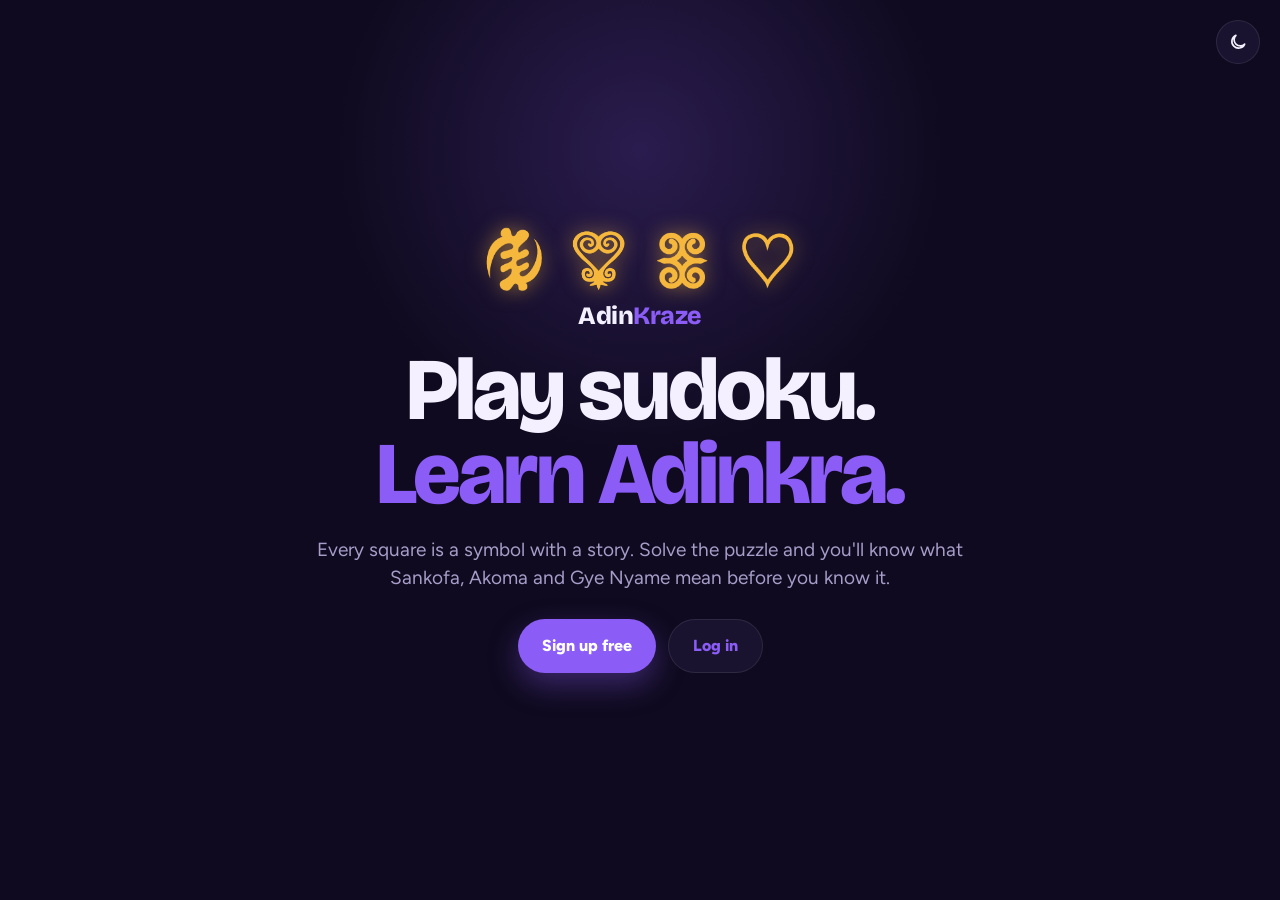
<file: index.html>
<!DOCTYPE html>
<html lang="en">
<!-- Landing page: introduces the game and links to sign up or log in.
     If the player is already logged in, it sends them straight to the home page. -->
<head>
    <meta charset="UTF-8">
    <meta name="viewport" content="width=device-width, initial-scale=1">
    <title>AdinKraze</title>
    <link rel="preconnect" href="https://fonts.googleapis.com">
    <link
        href="https://fonts.googleapis.com/css2?family=Bricolage+Grotesque:opsz,wght@12..96,600;12..96,800&family=Figtree:wght@400;500;700;800&display=swap"
        rel="stylesheet">
    <link rel="stylesheet" href="css/style.css">
    <script src="js/app.js"></script>
</head>

<body>
    <div class="center-page">
        <div class="halo" style="left: 50%; margin-left: -350px"></div>

        <button class="icon-btn press" onclick="toggleTheme()" aria-label="Switch light or dark mode">
            <svg width="20" height="20" viewBox="0 0 24 24" fill="none" stroke="currentColor" stroke-width="2"
                stroke-linecap="round" stroke-linejoin="round">
                <path d="M20 14.5A8 8 0 1 1 9.5 4a6.5 6.5 0 0 0 10.5 10.5z" />
            </svg>
        </button>

        <div class="hero">
            <div class="hero-symbols" id="heroSymbols"></div>
            <div class="logo" style="padding: 0">Adin<span>Kraze</span></div>
            <h1>Play sudoku.<br><span>Learn Adinkra.</span></h1>
            <p>Every square is a symbol with a story. Solve the puzzle and you'll know what Sankofa, Akoma and Gye Nyame
                mean before you know it.</p>
            <div class="hero-buttons">
                <a class="btn btn-primary press" href="register.html">Sign up free</a>
                <a class="btn btn-outline press" href="login.html">Log in</a>
            </div>
        </div>
    </div>

    <script>
        // if already logged in, go straight to the app
        if (getCurrentUser() != null) {
            window.location.href = "dashboard.html";
        }

        let html = "";
        for (let i = 0; i < 4; i++) {
            html += symbolHtml(symbols[i]);
        }
        document.getElementById("heroSymbols").innerHTML = html;
    </script>
</body>

</html>
</file>
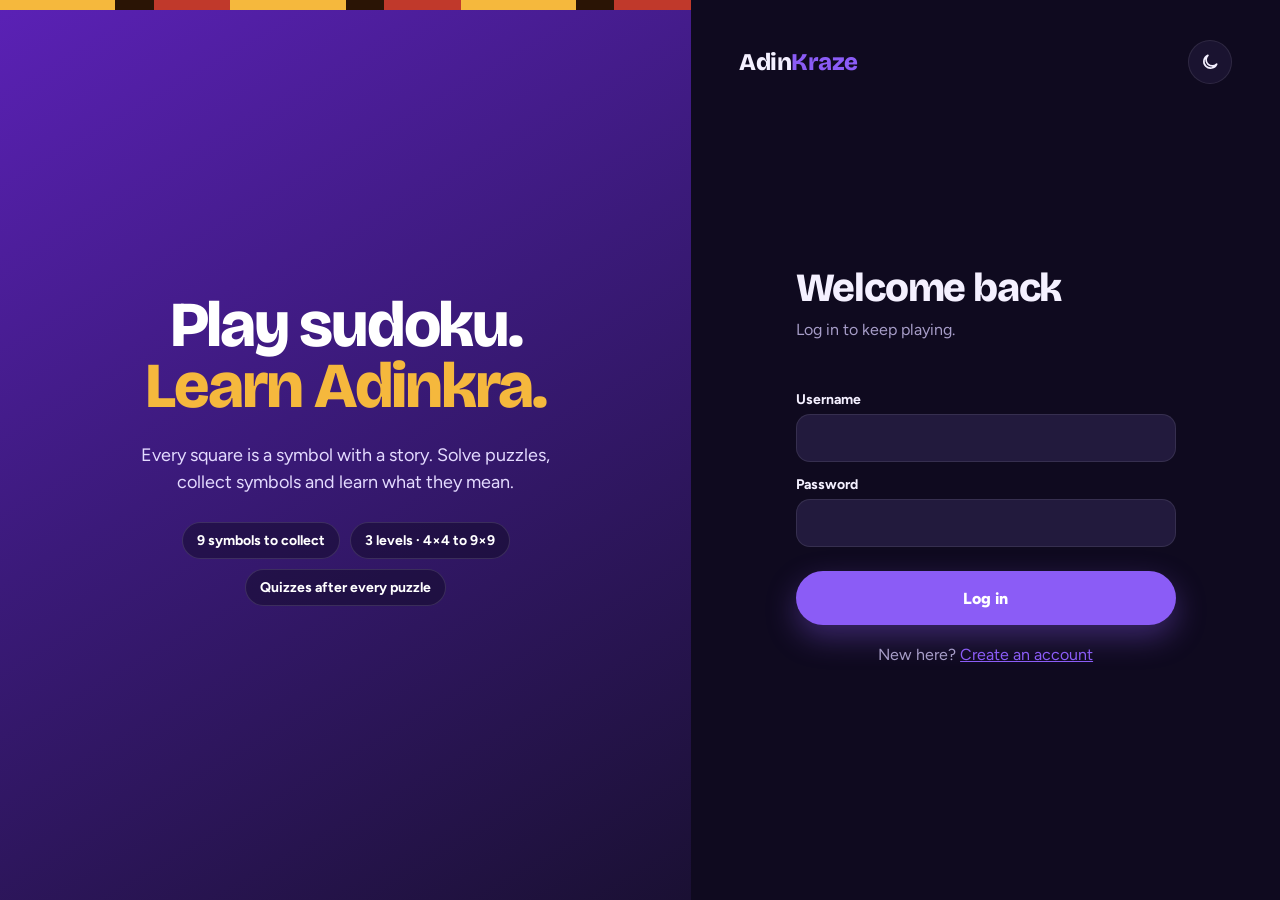
<file: dashboard.html>
<!DOCTYPE html>
<html lang="en">
    <!-- Home page: greets the player and shows their progress
     (symbol of the day, next unlock, symbols collected, best score, quiz average and streak). -->
<head>
    <meta charset="UTF-8">
    <meta name="viewport" content="width=device-width, initial-scale=1">
    <title>Home - AdinKraze</title>
    <link rel="preconnect" href="https://fonts.googleapis.com">
    <link href="https://fonts.googleapis.com/css2?family=Bricolage+Grotesque:opsz,wght@12..96,600;12..96,800&family=Figtree:wght@400;500;700;800&display=swap" rel="stylesheet">
    <link rel="stylesheet" href="css/style.css">
    <script src="js/app.js"></script>
</head>
<body>
    <div class="app">
        <nav class="sidebar" id="sidebar"></nav>

        <main class="main">
            <div class="halo"></div>

            <div class="topbar">
                <div>
                    <div class="muted" style="font-weight: 700">Akwaaba!</div>
                    <h1 id="welcome"></h1>
                </div>
                <div class="topbar-right">
                    <span class="chip flame" id="streak"></span>
                    <button class="icon-btn press" onclick="toggleTheme()" aria-label="Switch light or dark mode">
                        <svg width="20" height="20" viewBox="0 0 24 24" fill="none" stroke="currentColor" stroke-width="2" stroke-linecap="round" stroke-linejoin="round"><path d="M20 14.5A8 8 0 1 1 9.5 4a6.5 6.5 0 0 0 10.5 10.5z"/></svg>
                    </button>
                </div>
            </div>

            <div class="home-grid">
                <div class="home-left">
                    <div class="promo-row">
                        <a class="promo purple press" href="learn.html">
                            <div class="pedestal" id="dailySymbol"></div>
                            <div class="label">Today's symbol</div>
                            <h3 id="dailyName"></h3>
                            <div class="small" id="dailyMeaning"></div>
                            <span class="pill">Learn</span>
                        </a>

                        <a class="promo gold press" href="play.html">
                            <div class="kente"><span></span><span></span><span></span><span></span><span></span><span></span><span></span><span></span><span></span></div>
                            <div class="promo-icon">
                                <svg width="34" height="34" viewBox="0 0 24 24" fill="none" stroke="#2A1405" stroke-width="2" stroke-linecap="round"><rect x="6" y="11" width="12" height="9" rx="2"/><path d="M9 11V8a3 3 0 0 1 6 0v3"/></svg>
                            </div>
                            <div class="label">Next unlock</div>
                            <h3 id="nextTitle"></h3>
                            <div class="small" id="nextText"></div>
                            <span class="pill">Go</span>
                        </a>

                        <a class="promo green press" href="quiz.html">
                            <div class="promo-icon">
                                <svg width="32" height="32" viewBox="0 0 24 24" fill="none" stroke="#FFFFFF" stroke-width="2" stroke-linecap="round"><path d="M9 18h6M10 21h4M12 3a6 6 0 0 0-3.5 10.9c.6.4 1 1.1 1 1.8V16h5v-.3c0-.7.4-1.4 1-1.8A6 6 0 0 0 12 3z"/></svg>
                            </div>
                            <div class="label">Quiz challenge</div>
                            <h3>Name the symbols</h3>
                            <div class="small" id="quizText"></div>
                            <span class="pill">Start</span>
                        </a>
                    </div>

                    <div class="card">
                        <div style="display: flex; justify-content: space-between; align-items: baseline">
                            <b style="font-size: 17px">Symbols collected</b>
                            <a href="learn.html" style="font-weight: 700; font-size: 14px; text-decoration: none">View all</a>
                        </div>
                        <div class="collect-bar" id="collectBar"></div>
                        <div class="muted" style="display: flex; justify-content: space-between; margin-top: 10px; font-size: 14px">
                            <span id="collectText"></span>
                            <span id="collectHint"></span>
                        </div>
                    </div>
                </div>

                <div class="home-right">
                    <div class="card best">
                        <div class="muted">All-time best score</div>
                        <div class="best-number">
                            <svg width="34" height="34" viewBox="0 0 24 24" fill="#F5B83D"><path d="M7 3h10v2h3v3a4 4 0 0 1-4 4h-.4A5 5 0 0 1 13 14.9V18h3v3H8v-3h3v-3.1A5 5 0 0 1 8.4 12H8a4 4 0 0 1-4-4V5h3V3z"/></svg>
                            <span id="bestScore">0</span>
                        </div>
                        <div class="mini-stats">
                            <div><b id="solvedCount">0</b><span>Puzzles solved</span></div>
                            <div><b id="quizAverage">-</b><span>Quiz average</span></div>
                        </div>
                    </div>

                    <a class="btn btn-primary btn-big press" href="play.html">
                        <span id="playTitle">Play</span>
                        <small id="playSub"></small>
                    </a>
                    <a class="btn btn-outline btn-big press" href="quiz.html">Take the quiz</a>
                </div>
            </div>
        </main>
    </div>

    <nav class="tabbar" id="tabbar"></nav>

    <script>
        let user = requireLogin();
        drawNav("home");

        let level = getCurrentLevel(user);
        let unlocked = getUnlockedSymbols(user);

        document.getElementById("welcome").textContent = user.name;
        let streak = getStreak(user);
        if (streak == 0) {
            document.getElementById("streak").innerHTML = icons.flame + "Solve one today";
        } else {
            document.getElementById("streak").innerHTML = icons.flame + streak + "-day streak";
        }

        // a different unlocked symbol each day
        let dayNumber = Math.floor(Date.now() / 86400000);
        let daily = unlocked[dayNumber % unlocked.length];
        document.getElementById("dailySymbol").innerHTML = symbolHtml(daily);
        document.getElementById("dailyName").textContent = daily.name;
        document.getElementById("dailyMeaning").textContent = daily.meaning.split(" - ")[0];

        // next level card
        if (level <= 3) {
            let newCount = symbols.filter(s => s.level == level).length;
            document.getElementById("nextTitle").textContent = "Level " + level + " · " + gridSizes[level] + "×" + gridSizes[level];
            if (level == 1) {
                document.getElementById("nextText").textContent = "Solve your first puzzle";
            } else {
                document.getElementById("nextText").textContent = newCount + " new symbols to play with";
            }
        } else {
            document.getElementById("nextTitle").textContent = "All unlocked";
            document.getElementById("nextText").textContent = "Try Hard on the 9×9";
        }

        // quiz card and average
        if (user.quizzes.length == 0) {
            document.getElementById("quizText").textContent = "No quizzes yet";
        } else {
            let last = user.quizzes[user.quizzes.length - 1];
            document.getElementById("quizText").textContent = "Last score " + last.score + "/" + last.total;

            let right = 0;
            let total = 0;
            for (let q of user.quizzes) {
                right += q.score;
                total += q.total;
            }
            document.getElementById("quizAverage").textContent = Math.round(right / total * 100) + "%";
        }

        // symbols collected bar
        let colours = ["c1", "c2", "c3"];
        let bar = "";
        for (let i = 0; i < symbols.length; i++) {
            if (i < unlocked.length) {
                bar += '<div class="' + colours[i % 3] + '"></div>';
            } else {
                bar += "<div></div>";
            }
        }
        document.getElementById("collectBar").innerHTML = bar;
        document.getElementById("collectText").textContent = unlocked.length + " of " + symbols.length + " unlocked";
        document.getElementById("collectHint").textContent = level < 3 ? "Finish level " + level + " for more" : "";

        // best score and puzzles solved
        let best = 0;
        for (let g of user.games) {
            if (g.score > best) {
                best = g.score;
            }
        }
        document.getElementById("bestScore").textContent = best;
        document.getElementById("solvedCount").textContent = user.games.length;

        // play button
        let playLevel = Math.min(level, 3);
        document.getElementById("playTitle").textContent = "Play level " + playLevel;
        document.getElementById("playSub").textContent = gridSizes[playLevel] + "×" + gridSizes[playLevel] + " grid";
    </script>
</body>
</html>
</file>
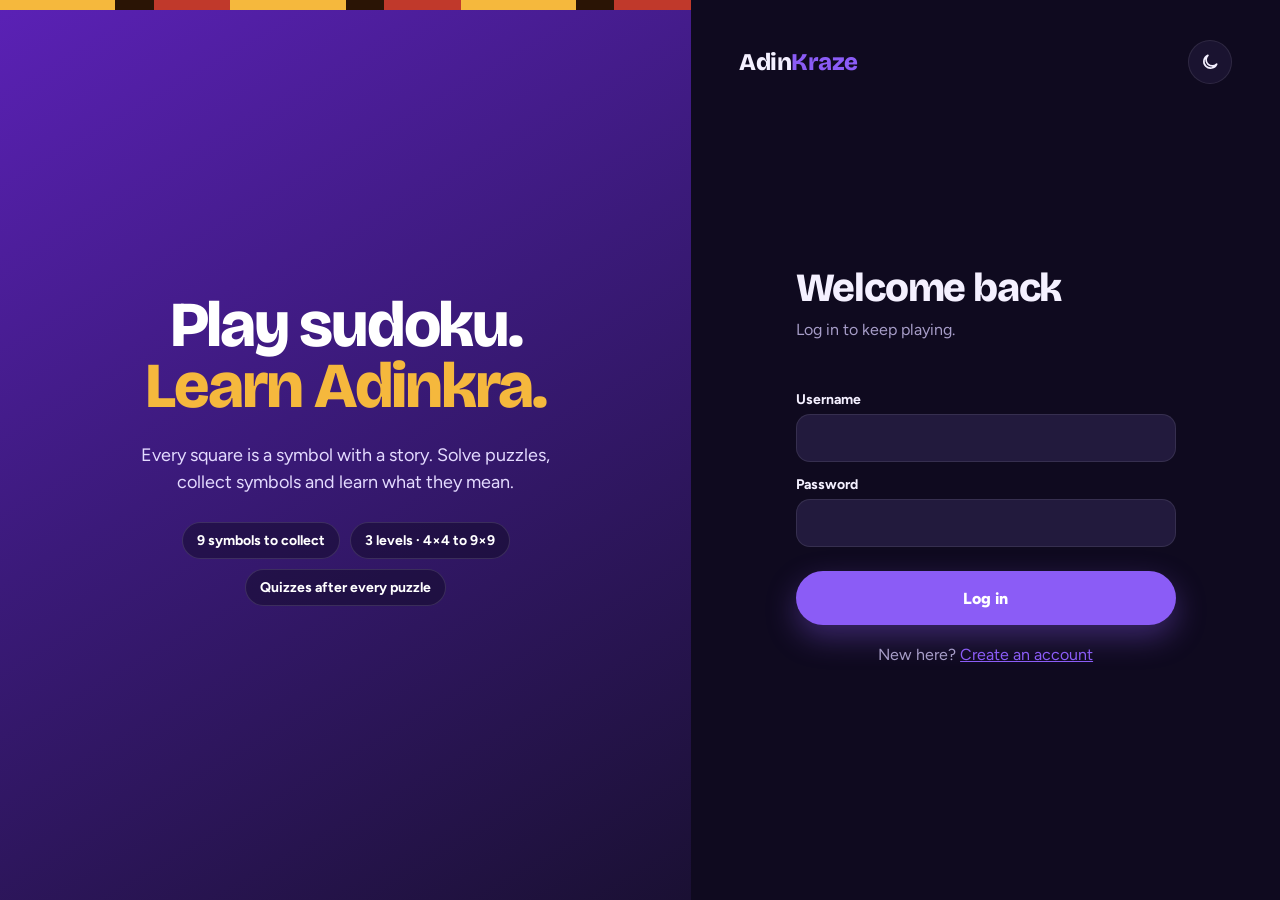
<file: learn.html>
<!DOCTYPE html>
<html lang="en">

<!-- Symbols page: shows every symbol as a card. Unlocked cards flip to show their meaning,
     locked ones show a padlock until the player reaches that level. -->
<head>
    <meta charset="UTF-8">
    <meta name="viewport" content="width=device-width, initial-scale=1">
    <title>Symbols - AdinKraze</title>
    <link rel="preconnect" href="https://fonts.googleapis.com">
    <link href="https://fonts.googleapis.com/css2?family=Bricolage+Grotesque:opsz,wght@12..96,600;12..96,800&family=Figtree:wght@400;500;700;800&display=swap" rel="stylesheet">
    <link rel="stylesheet" href="css/style.css">
    <script src="js/app.js"></script>
</head>
<body>
    <div class="app">
        <nav class="sidebar" id="sidebar"></nav>

        <main class="main">
            <div class="halo"></div>

            <div class="topbar">
                <div>
                    <h1>Your symbols</h1>
                    <div class="muted" style="margin-top: 6px">Tap a card to read what the symbol means.</div>
                </div>
                <div class="topbar-right">
                    <div style="min-width: 220px">
                        <div style="display: flex; justify-content: space-between; font-size: 14px; font-weight: 700">
                            <span class="muted" id="collectText"></span>
                        </div>
                        <div class="collect-bar" id="collectBar" style="margin-top: 8px"></div>
                    </div>
                    <button class="icon-btn press" onclick="toggleTheme()" aria-label="Switch light or dark mode">
                        <svg width="20" height="20" viewBox="0 0 24 24" fill="none" stroke="currentColor" stroke-width="2" stroke-linecap="round" stroke-linejoin="round"><path d="M20 14.5A8 8 0 1 1 9.5 4a6.5 6.5 0 0 0 10.5 10.5z"/></svg>
                    </button>
                </div>
            </div>

            <div class="filters" id="filters"></div>
            <div class="symbol-grid" id="symbolGrid"></div>
        </main>
    </div>

    <nav class="tabbar" id="tabbar"></nav>

    <script>
        let user = requireLogin();
        drawNav("symbols");

        let level = getCurrentLevel(user);
        let unlocked = getUnlockedSymbols(user);
        let filter = 0;      // 0 means all levels
        let openCard = -1;   // which card is flipped

        // progress bar at the top
        let colours = ["c1", "c2", "c3"];
        let bar = "";
        for (let i = 0; i < symbols.length; i++) {
            bar += (i < unlocked.length) ? '<div class="' + colours[i % 3] + '"></div>' : "<div></div>";
        }
        document.getElementById("collectBar").innerHTML = bar;
        document.getElementById("collectText").textContent = unlocked.length + " of " + symbols.length + " collected";

        function drawFilters() {
            let names = ["All", "Level 1", "Level 2", "Level 3"];
            let box = document.getElementById("filters");
            box.innerHTML = "";
            for (let i = 0; i < names.length; i++) {
                let btn = document.createElement("button");
                btn.className = (i == filter) ? "filter on" : "filter";
                btn.textContent = names[i];
                btn.onclick = function () {
                    filter = i;
                    drawFilters();
                    drawCards();
                };
                box.appendChild(btn);
            }
        }

        function drawCards() {
            let grid = document.getElementById("symbolGrid");
            grid.innerHTML = "";

            for (let i = 0; i < symbols.length; i++) {
                let s = symbols[i];
                if (filter != 0 && s.level != filter) {
                    continue;
                }

                let card = document.createElement("button");
                let isUnlocked = s.level <= level;

                if (!isUnlocked) {
                    card.className = "sym-card locked";
                    card.innerHTML = '<div class="label">Level ' + s.level + '</div>' +
                        '<div class="lock">' + icons.lock + '</div>' +
                        '<h3 class="muted">Locked</h3>' +
                        '<div class="small">Finish level ' + (s.level - 1) + ' to unlock</div>';
                } else if (i == openCard) {
                    card.className = "sym-card flipped press";
                    card.innerHTML = '<div class="label">Level ' + s.level + '</div>' +
                        '<h3>' + s.name + '</h3>' +
                        '<p>' + s.meaning + '</p>' +
                        '<div class="small" style="margin-top: auto; color: #DDD0FF">Tap to flip back</div>';
                } else {
                    card.className = "sym-card press";
                    let isNew = s.level == level && level > 1;  // the symbols from the level just unlocked
                    card.innerHTML = '<div class="label">Level ' + s.level + '</div>' +
                        (isNew ? '<span class="new-tag">New</span>' : '') +
                        '<div class="pedestal">' + symbolHtml(s) + '</div>' +
                        '<h3>' + s.name + '</h3>' +
                        '<div class="small">Tap to read its meaning</div>';
                }

                if (isUnlocked) {
                    card.onclick = function () {
                        openCard = (openCard == i) ? -1 : i;
                        drawCards();
                    };
                }
                grid.appendChild(card);
            }
        }

        drawFilters();
        drawCards();
    </script>
</body>
</html>
</file>
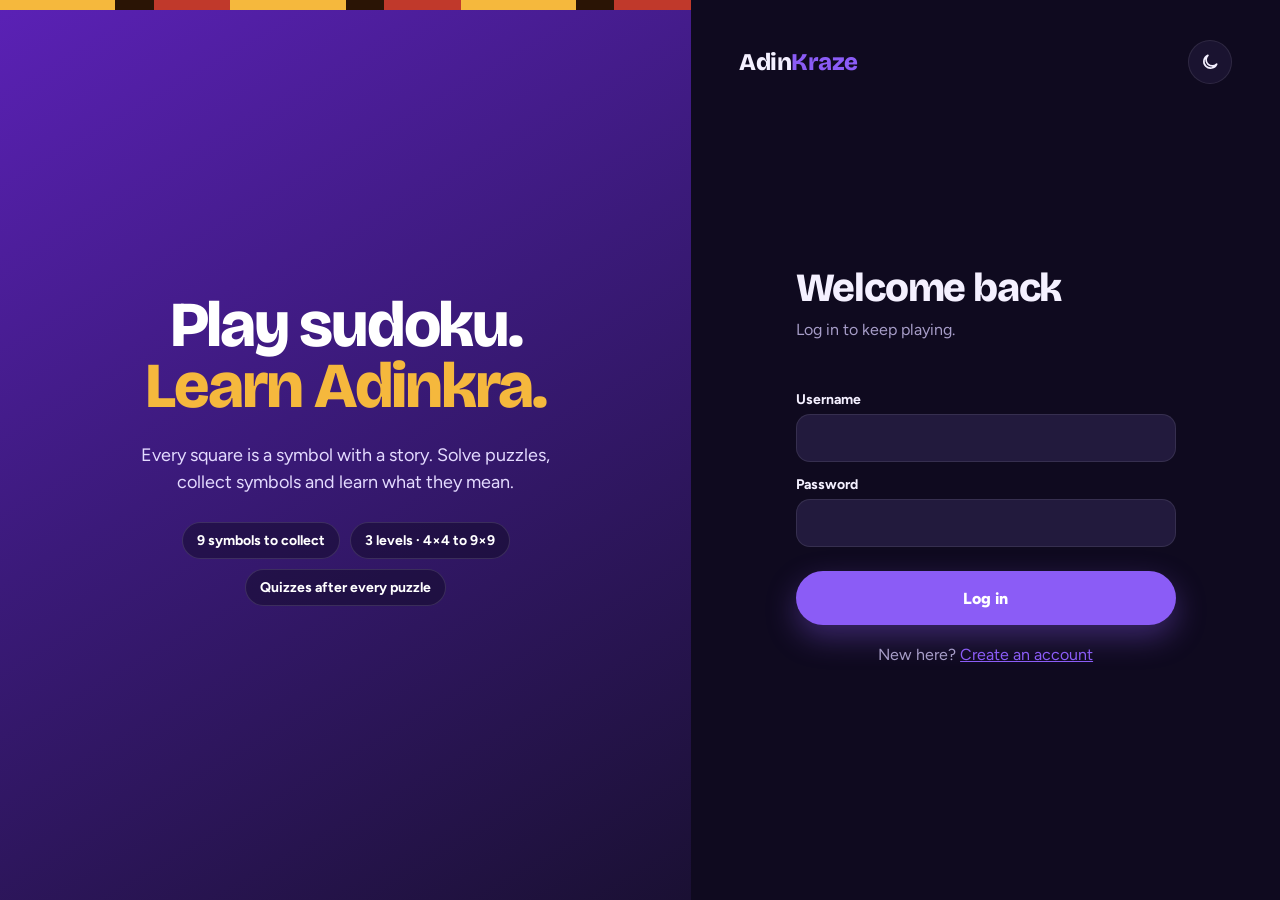
<file: login.html>
<!DOCTYPE html>
<html lang="en">
<!-- Log in page: same half-and-half layout as sign up.
     Compares the username and password with the saved players and opens the home page if they match. -->
<head>
    <meta charset="UTF-8">
    <meta name="viewport" content="width=device-width, initial-scale=1">
    <title>Log In - AdinKraze</title>
    <link rel="preconnect" href="https://fonts.googleapis.com">
    <link
        href="https://fonts.googleapis.com/css2?family=Bricolage+Grotesque:opsz,wght@12..96,600;12..96,800&family=Figtree:wght@400;500;700;800&display=swap"
        rel="stylesheet">
    <link rel="stylesheet" href="css/style.css">
    <script src="js/app.js"></script>
</head>

<body>
    <div class="split">

        <!-- left half: purple showcase with floating symbols -->
        <section class="showcase">

            <!-- kente stripe along the top edge -->
            <div class="kente gold">
                <span></span><span></span><span></span><span></span><span></span><span></span><span></span><span></span><span></span>
            </div>

            <!-- floating symbols: each class (f1 to f12) sets its image, size, position and speed in style.css -->
            <span class="floater f1"><span></span></span>
            <span class="floater f2"><span></span></span>
            <span class="floater f3"><span></span></span>
            <span class="floater f4"><span></span></span>
            <span class="floater f5"><span></span></span>
            <span class="floater f6"><span></span></span>
            <span class="floater f7"><span></span></span>
            <span class="floater f8"><span></span></span>
            <span class="floater f9"><span></span></span>
            <span class="floater f10"><span></span></span>
            <span class="floater f11"><span></span></span>
            <span class="floater f12"><span></span></span>

            <!-- headline and short description -->
            <h2>Play sudoku.<br><span>Learn Adinkra.</span></h2>
            <p>Every square is a symbol with a story. Solve puzzles, collect symbols and learn what they mean.</p>

            <!-- quick facts about the game -->
            <div class="pills">
                <span>9 symbols to collect</span>
                <span>3 levels · 4×4 to 9×9</span>
                <span>Quizzes after every puzzle</span>
            </div>
        </section>

        <!-- right: the form -->
        <section class="form-side">
            <div class="form-top">
                <a class="logo" href="index.html">Adin<span>Kraze</span></a>
                <button class="icon-btn press" onclick="toggleTheme()" aria-label="Switch light or dark mode">
                    <svg width="20" height="20" viewBox="0 0 24 24" fill="none" stroke="currentColor" stroke-width="2"
                        stroke-linecap="round" stroke-linejoin="round">
                        <path d="M20 14.5A8 8 0 1 1 9.5 4a6.5 6.5 0 0 0 10.5 10.5z" />
                    </svg>
                </button>
            </div>

            <div class="form-wrap">
                <div class="form-box">
                    <h1>Welcome back</h1>
                    <p class="muted" style="margin: 8px 0 0">Log in to keep playing.</p>
                    <p class="message" id="message"></p>

                    <form id="loginForm">
                        <label for="username">Username</label>
                        <input type="text" id="username">

                        <label for="password">Password</label>
                        <input type="password" id="password">

                        <button type="submit" class="btn btn-primary press">Log in</button>
                    </form>

                    <p class="switch">New here? <a href="register.html">Create an account</a></p>
                </div>
            </div>
        </section>
    </div>


    <script>


        document.getElementById("loginForm").onsubmit = function (e) {
            e.preventDefault();

            let username = document.getElementById("username").value.trim();
            let password = document.getElementById("password").value;

            let users = getUsers();
            for (let u of users) {
                if (u.username == username && u.password == password) {
                    localStorage.setItem("currentUser", username);
                    window.location.href = "dashboard.html";
                    return;
                }
            }

            document.getElementById("message").textContent = "Wrong username or password.";
        };
    </script>
</body>

</html>
</file>
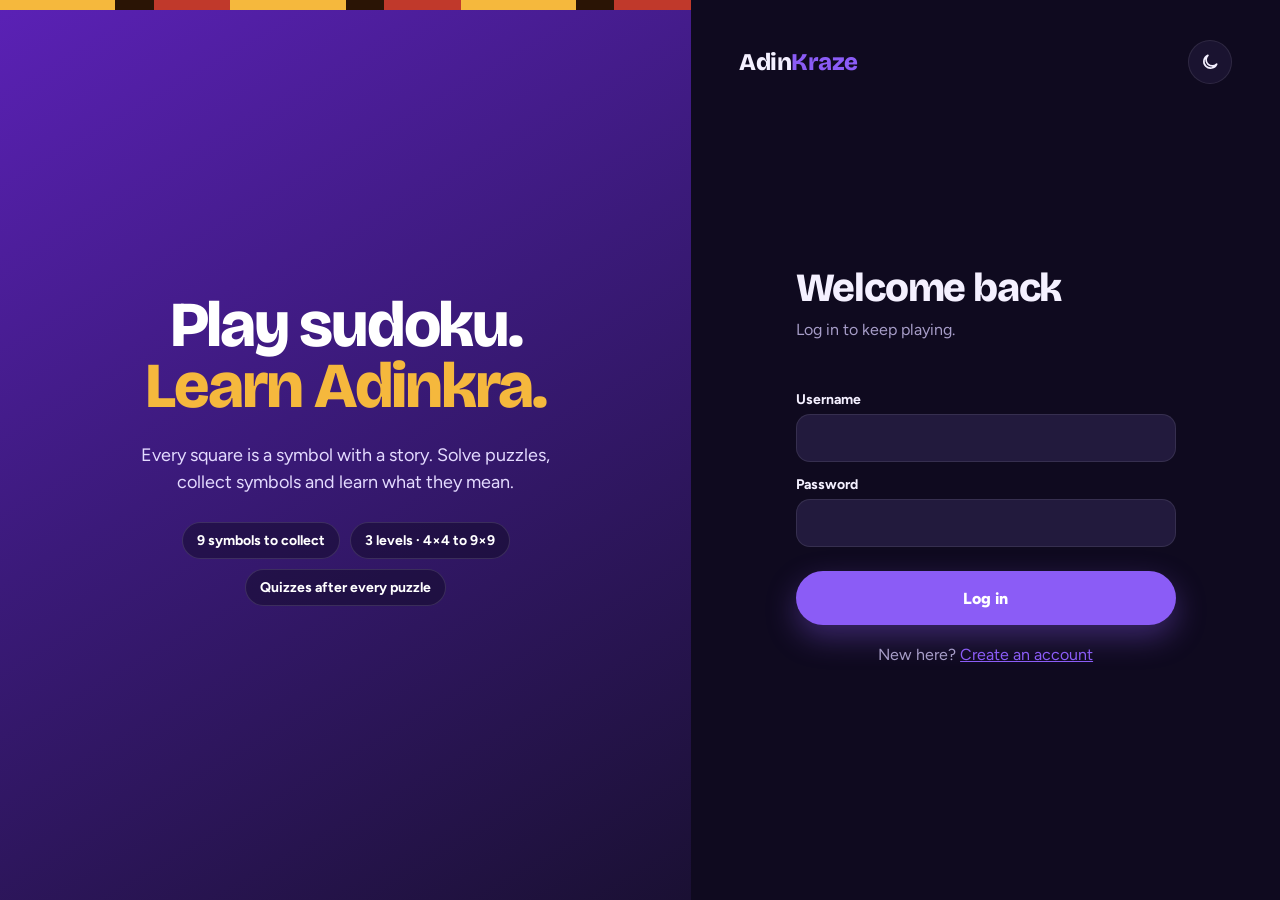
<file: play.html>
<!DOCTYPE html>
<html lang="en">

<!-- Play page: the sudoku board, the symbol buttons, tools (undo, erase, numbers, hint),
     level and difficulty choices, and the pop-up shown when a game ends.
     All the game logic is in js/sudoku.js. -->
<head>
    <meta charset="UTF-8">
    <meta name="viewport" content="width=device-width, initial-scale=1">
    <title>Play - AdinKraze</title>
    <link rel="preconnect" href="https://fonts.googleapis.com">
    <link href="https://fonts.googleapis.com/css2?family=Bricolage+Grotesque:opsz,wght@12..96,600;12..96,800&family=Figtree:wght@400;500;700;800&display=swap" rel="stylesheet">
    <link rel="stylesheet" href="css/style.css">
    <script src="js/app.js"></script>
</head>
<body class="play-page">
    <div class="app">
        <nav class="sidebar" id="sidebar"></nav>

        <main class="main">
            <div class="topbar">
                <div>
                    <h1 id="title">Level 1</h1>
                    <div class="muted" id="subtitle"></div>
                </div>
                <div class="topbar-right">
                    <button class="icon-btn press" onclick="toggleTheme()" aria-label="Switch light or dark mode">
                        <svg width="20" height="20" viewBox="0 0 24 24" fill="none" stroke="currentColor" stroke-width="2" stroke-linecap="round" stroke-linejoin="round"><path d="M20 14.5A8 8 0 1 1 9.5 4a6.5 6.5 0 0 0 10.5 10.5z"/></svg>
                    </button>
                </div>
            </div>

            <div class="play-layout">
                <div class="board-col">
                    <div class="card stats-row">
                        <div><span class="muted">Score</span><b class="score" id="scoreText">0</b></div>
                        <div><span class="muted">Best</span><b id="bestText">0</b></div>
                        <div><span class="muted">Mistakes</span><b id="mistakesText">0/3</b></div>
                        <div><span class="muted">Time</span><b id="timeText">00:00</b></div>
                    </div>

                    <div class="board" id="board"></div>
                </div>

                <div class="side-col">
                    <div class="info-card">
                        <div class="label" id="infoLabel">Selected square</div>
                        <h2 id="infoTitle">Empty square</h2>
                        <p id="infoText">Pick a symbol below to place it here.</p>
                    </div>

                    <div class="card tools">
                        <button class="tool" id="undoBtn">
                            <svg width="26" height="26" viewBox="0 0 24 24" fill="none" stroke="currentColor" stroke-width="2" stroke-linecap="round" stroke-linejoin="round"><path d="M9 14L4 9l5-5"/><path d="M4 9h10a6 6 0 0 1 0 12h-3"/></svg>
                            Undo
                        </button>
                        <button class="tool" id="eraseBtn">
                            <svg width="26" height="26" viewBox="0 0 24 24" fill="none" stroke="currentColor" stroke-width="2" stroke-linecap="round" stroke-linejoin="round"><path d="M7 20h10"/><path d="M16.5 3.5l4 4L10 18H6l-2-2 12.5-12.5z"/></svg>
                            Erase
                        </button>
                        <button class="tool" id="numbersBtn">
                            <span class="badge off" id="numBadge">OFF</span>
                            <svg width="26" height="26" viewBox="0 0 24 24" fill="none" stroke="currentColor" stroke-width="2" stroke-linecap="round"><path d="M5 9h14M5 15h14M10 4L8 20M16 4l-2 16"/></svg>
                            Numbers
                        </button>
                        <button class="tool" id="hintBtn">
                            <span class="badge" id="hintBadge">1</span>
                            <svg width="26" height="26" viewBox="0 0 24 24" fill="none" stroke="currentColor" stroke-width="2" stroke-linecap="round"><path d="M9 18h6M10 21h4M12 3a6 6 0 0 0-3.5 10.9c.6.4 1 1.1 1 1.8V16h5v-.3c0-.7.4-1.4 1-1.8A6 6 0 0 0 12 3z"/></svg>
                            Hint
                        </button>
                    </div>

                    <div class="palette" id="palette"></div>

                    <div class="card side-settings">
                        <label for="levelSelect" style="margin: 0">Level</label>
                        <select id="levelSelect"></select>
                        <label for="difficultySelect" style="margin: 0">Difficulty</label>
                        <select id="difficultySelect">
                            <option value="easy">Easy</option>
                            <option value="medium">Medium</option>
                            <option value="hard">Hard</option>
                        </select>
                        <button class="btn btn-primary press" id="newPuzzleBtn">New puzzle</button>
                    </div>
                </div>
            </div>
        </main>
    </div>

    <nav class="tabbar" id="tabbar"></nav>

    <!-- pop-up when the game ends -->
    <div class="overlay" id="endOverlay">
        <div class="card modal">
            <div class="kente gold"><span></span><span></span><span></span><span></span><span></span><span></span><span></span><span></span><span></span></div>
            <h2 id="endTitle">Ayekoo!</h2>
            <p class="muted" id="endText"></p>
            <div class="modal-buttons">
                <button class="btn btn-outline" id="endAgain">New puzzle</button>
                <a class="btn btn-primary" id="endLink" href="quiz.html">Take the quiz</a>
            </div>
        </div>
    </div>

    <script src="js/sudoku.js"></script>
    <script>
        setupPage();
    </script>
</body>
</html>
</file>
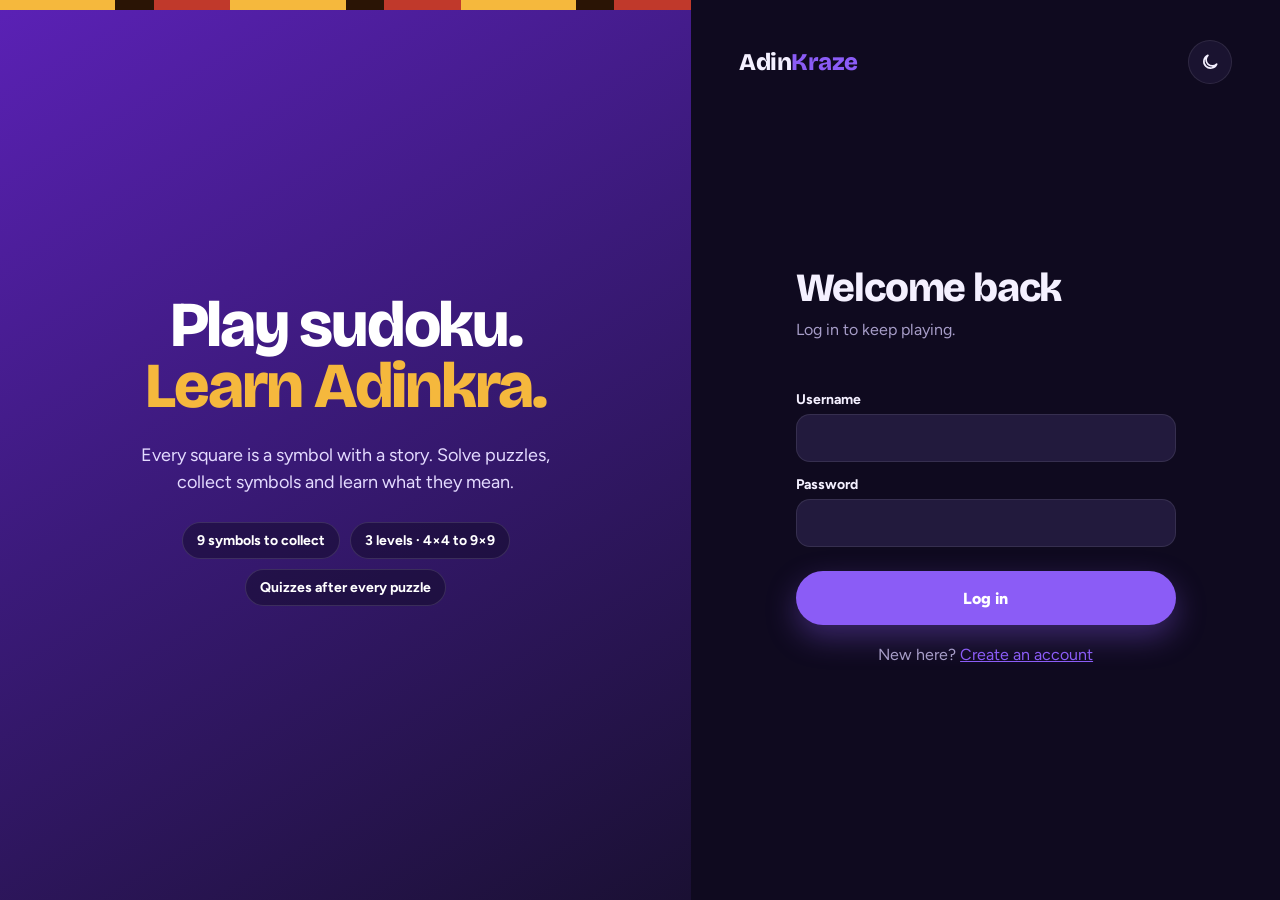
<file: quiz.html>
<!DOCTYPE html>
<html lang="en">

<!-- Quiz page: asks the player to match meanings to the symbols they have unlocked.
     All the quiz logic is in js/quiz.js. -->
<head>
    <meta charset="UTF-8">
    <meta name="viewport" content="width=device-width, initial-scale=1">
    <title>Quiz - AdinKraze</title>
    <link rel="preconnect" href="https://fonts.googleapis.com">
    <link href="https://fonts.googleapis.com/css2?family=Bricolage+Grotesque:opsz,wght@12..96,600;12..96,800&family=Figtree:wght@400;500;700;800&display=swap" rel="stylesheet">
    <link rel="stylesheet" href="css/style.css">
    <script src="js/app.js"></script>
</head>
<body>
    <div class="app">
        <nav class="sidebar" id="sidebar"></nav>

        <main class="main">
            <div class="halo"></div>

            <div class="topbar">
                <h1>Symbol quiz</h1>
                <div class="topbar-right">
                    <button class="icon-btn press" onclick="toggleTheme()" aria-label="Switch light or dark mode">
                        <svg width="20" height="20" viewBox="0 0 24 24" fill="none" stroke="currentColor" stroke-width="2" stroke-linecap="round" stroke-linejoin="round"><path d="M20 14.5A8 8 0 1 1 9.5 4a6.5 6.5 0 0 0 10.5 10.5z"/></svg>
                    </button>
                </div>
            </div>

            <div class="quiz-wrap">
                <div id="quizArea">
                    <div class="steps" id="steps"></div>

                    <div class="question">
                        <div class="label" id="progress"></div>
                        <h2 id="question"></h2>
                    </div>

                    <div class="options" id="options"></div>

                    <div class="feedback" id="feedback"></div>
                    <button class="btn btn-primary press" id="nextBtn" style="width: 100%; margin-top: 14px">Next question</button>
                </div>

                <div id="resultArea" style="display: none">
                    <div class="card result">
                        <div class="label">Your score</div>
                        <h2 id="resultScore"></h2>
                        <h3 id="resultTitle" style="font-size: 26px"></h3>
                        <p class="muted">Your score has been saved. Keep playing to unlock more symbols.</p>
                    </div>
                    <div class="modal-buttons">
                        <button class="btn btn-outline press" id="againBtn">Try again</button>
                        <a class="btn btn-primary press" href="play.html">Back to puzzles</a>
                    </div>
                </div>
            </div>
        </main>
    </div>

    <nav class="tabbar" id="tabbar"></nav>

    <script src="js/quiz.js"></script>
    <script>
        setupQuiz();
    </script>
</body>
</html>
</file>
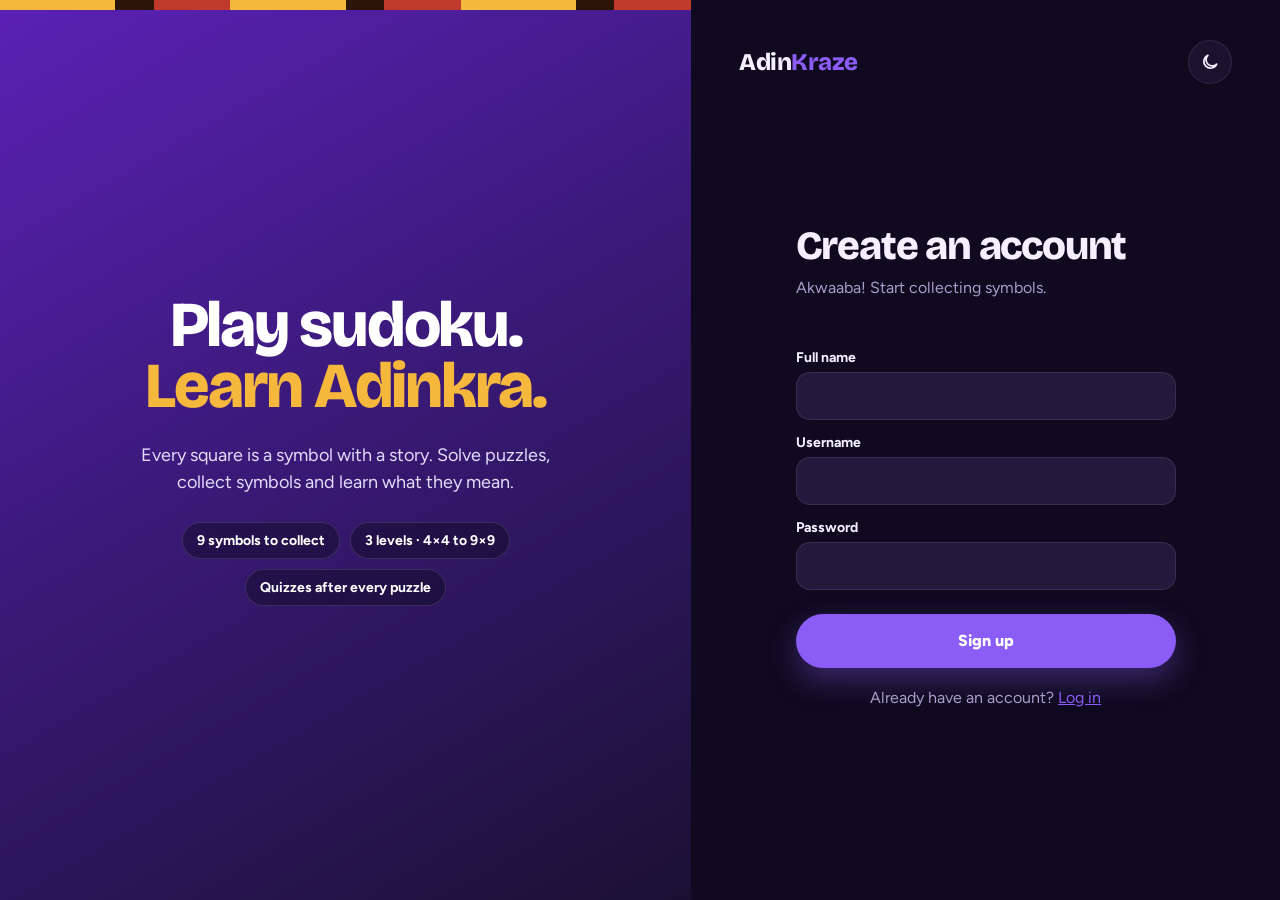
<file: register.html>
<!DOCTYPE html>
<html lang="en">
<!-- Sign up page: half-and-half layout (purple showcase with floating symbols on the left, form on the right).
     Checks the form, saves the new player in localStorage and logs them in straight away. -->
<head>
    <meta charset="UTF-8">
    <meta name="viewport" content="width=device-width, initial-scale=1">
    <title>Sign Up - AdinKraze</title>
    <link rel="preconnect" href="https://fonts.googleapis.com">
    <link
        href="https://fonts.googleapis.com/css2?family=Bricolage+Grotesque:opsz,wght@12..96,600;12..96,800&family=Figtree:wght@400;500;700;800&display=swap"
        rel="stylesheet">
    <link rel="stylesheet" href="css/style.css">
    <script src="js/app.js"></script>
</head>

<body>
    <!-- two halves: purple showcase on the left, form on the right -->
    <div class="split">

        <!-- left half: purple showcase with floating symbols -->
        <section class="showcase">

            <!-- kente stripe along the top edge -->
            <div class="kente gold">
                <span></span><span></span><span></span><span></span><span></span><span></span><span></span><span></span><span></span>
            </div>

            <!-- floating symbols: each class (f1 to f12) sets its image, size, position and speed in style.css -->
            <span class="floater f1"><span></span></span>
            <span class="floater f2"><span></span></span>
            <span class="floater f3"><span></span></span>
            <span class="floater f4"><span></span></span>
            <span class="floater f5"><span></span></span>
            <span class="floater f6"><span></span></span>
            <span class="floater f7"><span></span></span>
            <span class="floater f8"><span></span></span>
            <span class="floater f9"><span></span></span>
            <span class="floater f10"><span></span></span>
            <span class="floater f11"><span></span></span>
            <span class="floater f12"><span></span></span>

            <!-- headline and short description -->
            <h2>Play sudoku.<br><span>Learn Adinkra.</span></h2>
            <p>Every square is a symbol with a story. Solve puzzles, collect symbols and learn what they mean.</p>

            <!-- quick facts about the game -->
            <div class="pills">
                <span>9 symbols to collect</span>
                <span>3 levels · 4×4 to 9×9</span>
                <span>Quizzes after every puzzle</span>
            </div>
        </section>

        <!-- right half: the sign up form -->
        <section class="form-side">

            <!-- logo and light/dark button -->
            <div class="form-top">
                <a class="logo" href="index.html">Adin<span>Kraze</span></a>
                <button class="icon-btn press" onclick="toggleTheme()" aria-label="Switch light or dark mode">
                    <svg width="20" height="20" viewBox="0 0 24 24" fill="none" stroke="currentColor" stroke-width="2"
                        stroke-linecap="round" stroke-linejoin="round">
                        <path d="M20 14.5A8 8 0 1 1 9.5 4a6.5 6.5 0 0 0 10.5 10.5z" />
                    </svg>
                </button>
            </div>

            <div class="form-wrap">
                <div class="form-box">
                    <h1>Create an account</h1>
                    <p class="muted" style="margin: 8px 0 0">Akwaaba! Start collecting symbols.</p>
                    <p class="message" id="message"></p>

                    <form id="registerForm">
                        <label for="name">Full name</label>
                        <input type="text" id="name">

                        <label for="username">Username</label>
                        <input type="text" id="username">

                        <label for="password">Password</label>
                        <input type="password" id="password">

                        <button type="submit" class="btn btn-primary press">Sign up</button>
                    </form>

                    <p class="switch">Already have an account? <a href="login.html">Log in</a></p>
                </div>
            </div>
        </section>
    </div>

    <script>
        document.getElementById("registerForm").onsubmit = function (e) {
            e.preventDefault(); // stop the form reloading the page

            let name = document.getElementById("name").value.trim();
            let username = document.getElementById("username").value.trim();
            let password = document.getElementById("password").value;
            let message = document.getElementById("message");

            // check the form is filled in properly
            if (name == "" || username == "" || password == "") {
                message.textContent = "Please fill in all fields.";
                return;
            }
            if (password.length < 6) {
                message.textContent = "Password must be at least 6 characters.";
                return;
            }

            // make sure nobody else has this username
            let users = getUsers();
            for (let u of users) {
                if (u.username == username) {
                    message.textContent = "That username is already taken.";
                    return;
                }
            }

            // save the new player
            users.push({
                name: name,
                username: username,
                password: password,
                games: [],
                quizzes: []
            });
            saveUsers(users);

            // log the new player in straight away
            localStorage.setItem("currentUser", username);
            window.location.href = "dashboard.html";
        };
    </script>
</body>

</html>
</file>
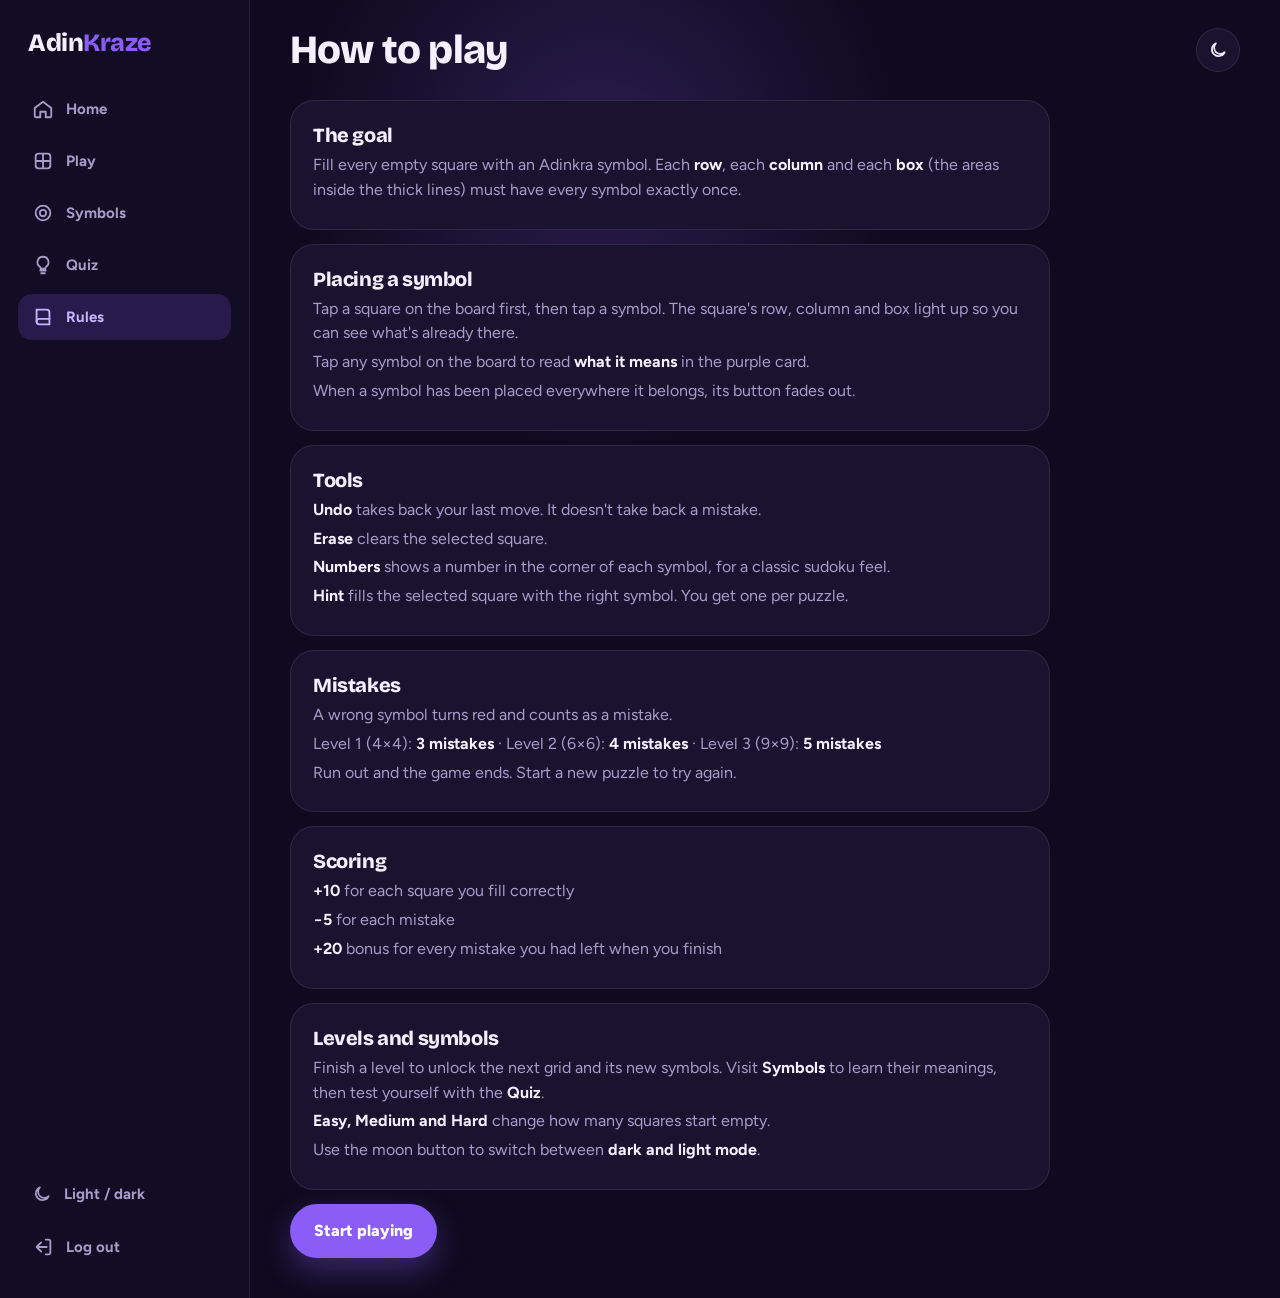
<file: rules.html>
<!DOCTYPE html>
<html lang="en">

<!-- Rules page: explains how to play, the tools, mistakes, scoring and levels. -->
<head>
    <meta charset="UTF-8">
    <meta name="viewport" content="width=device-width, initial-scale=1">
    <title>Rules - AdinKraze</title>
    <link rel="preconnect" href="https://fonts.googleapis.com">
    <link href="https://fonts.googleapis.com/css2?family=Bricolage+Grotesque:opsz,wght@12..96,600;12..96,800&family=Figtree:wght@400;500;700;800&display=swap" rel="stylesheet">
    <link rel="stylesheet" href="css/style.css">
    <script src="js/app.js"></script>
</head>
<body>
    <div class="app">
        <nav class="sidebar" id="sidebar"></nav>

        <main class="main">
            <div class="halo"></div>

            <div class="topbar">
                <h1>How to play</h1>
                <div class="topbar-right">
                    <button class="icon-btn press" onclick="toggleTheme()" aria-label="Switch light or dark mode">
                        <svg width="20" height="20" viewBox="0 0 24 24" fill="none" stroke="currentColor" stroke-width="2" stroke-linecap="round" stroke-linejoin="round"><path d="M20 14.5A8 8 0 1 1 9.5 4a6.5 6.5 0 0 0 10.5 10.5z"/></svg>
                    </button>
                </div>
            </div>

            <div class="rules">
                <div class="card">
                    <h3>The goal</h3>
                    <p>Fill every empty square with an Adinkra symbol. Each <b>row</b>, each <b>column</b> and each <b>box</b> (the areas inside the thick lines) must have every symbol exactly once.</p>
                </div>

                <div class="card">
                    <h3>Placing a symbol</h3>
                    <p>Tap a square on the board first, then tap a symbol. The square's row, column and box light up so you can see what's already there.</p>
                    <p>Tap any symbol on the board to read <b>what it means</b> in the purple card.</p>
                    <p>When a symbol has been placed everywhere it belongs, its button fades out.</p>
                </div>

                <div class="card">
                    <h3>Tools</h3>
                    <p><b>Undo</b> takes back your last move. It doesn't take back a mistake.</p>
                    <p><b>Erase</b> clears the selected square.</p>
                    <p><b>Numbers</b> shows a number in the corner of each symbol, for a classic sudoku feel.</p>
                    <p><b>Hint</b> fills the selected square with the right symbol. You get one per puzzle.</p>
                </div>

                <div class="card">
                    <h3>Mistakes</h3>
                    <p>A wrong symbol turns red and counts as a mistake.</p>
                    <p>Level 1 (4×4): <b>3 mistakes</b> · Level 2 (6×6): <b>4 mistakes</b> · Level 3 (9×9): <b>5 mistakes</b></p>
                    <p>Run out and the game ends. Start a new puzzle to try again.</p>
                </div>

                <div class="card">
                    <h3>Scoring</h3>
                    <p><b>+10</b> for each square you fill correctly</p>
                    <p><b>−5</b> for each mistake</p>
                    <p><b>+20</b> bonus for every mistake you had left when you finish</p>
                </div>

                <div class="card">
                    <h3>Levels and symbols</h3>
                    <p>Finish a level to unlock the next grid and its new symbols. Visit <b>Symbols</b> to learn their meanings, then test yourself with the <b>Quiz</b>.</p>
                    <p><b>Easy, Medium and Hard</b> change how many squares start empty.</p>
                    <p>Use the moon button to switch between <b>dark and light mode</b>.</p>
                </div>

                <a class="btn btn-primary press" href="play.html" style="align-self: flex-start">Start playing</a>
            </div>
        </main>
    </div>

    <nav class="tabbar" id="tabbar"></nav>

    <script>
        drawNav("rules");
    </script>
</body>
</html>
</file>
<file: css/style.css>
/* AdinKraze styles
   - Colours are stored as variables in :root (dark mode) and html.light (light mode),
     so switching themes only means adding or removing one class.
   - Sections: basics, sidebar and layout, cards and buttons, symbol images,
     home, play, symbols, quiz, rules, phone layout, and login/sign up.
   - Symbol images are black PNGs used as masks, so CSS can paint them any colour. */




/* ========== Colours ==========
   Dark mode is the default. Light mode is turned on by
   adding the class "light" to the <html> tag (see js/app.js). */



:root {
    --bg: #0F0A1F;
    --side: #120C24;
    --surface: #1A1330;
    --soft: #221A3D;
    --border: rgba(255, 255, 255, 0.09);
    --text: #F4F0FF;
    --muted: #A79DC8;
    --accent: #8B5CF6;
    --accent-text: #C4B5FD;
    --nav-on: rgba(139, 92, 246, 0.18);
    --shadow: rgba(0, 0, 0, 0.45);
    --halo: rgba(139, 92, 246, 0.22);
    --flame: #FF8A4C;
    --empty: rgba(255, 255, 255, 0.1);

    /* symbols and board */
    --sym: #F5B83D;
    --sym-glow: drop-shadow(0 0 10px rgba(245, 184, 61, 0.55));
    --given: #E7E1FA;
    --mine: #C4B5FD;
    --line: #5B4A8F;
    --thin: #2C2350;
    --cell: #140E28;
    --zone: #1E1638;
    --same: #2A2052;
    --pick: #3B2A72;
    --wrong-bg: #3B1830;
    --wrong: #FF7A8A;
    --right-bg: rgba(43, 163, 107, 0.18);
    --right: #6EE7B7;
}

html.light {
    --bg: #F6F3FD;
    --side: #FFFFFF;
    --surface: #FFFFFF;
    --soft: #F1ECFC;
    --border: #E4DCF6;
    --text: #1D1534;
    --muted: #6B6190;
    --accent: #6D3FE0;
    --accent-text: #5B2FCB;
    --nav-on: #EDE6FD;
    --shadow: rgba(46, 36, 80, 0.12);
    --halo: rgba(139, 92, 246, 0.12);
    --flame: #E2581E;
    --empty: #E4DCF6;

    --sym: #6D3FE0;
    --sym-glow: none;
    --given: #1D1534;
    --mine: #6D3FE0;
    --line: #2E2450;
    --thin: #D6CCEF;
    --cell: #FFFFFF;
    --zone: #EFEAFB;
    --same: #E2D8FA;
    --pick: #CFC0F7;
    --wrong-bg: #FDE4E7;
    --wrong: #D6283E;
    --right-bg: #E1F6EC;
    --right: #14663F;
}

/* ========== Basics ========== */

* {
    box-sizing: border-box;
}

body {
    margin: 0;
    background: var(--bg);
    color: var(--text);
    font-family: 'Figtree', sans-serif;
    font-size: 16px;
}

h1,
h2,
h3,
.display {
    font-family: 'Bricolage Grotesque', sans-serif;
    font-weight: 800;
    letter-spacing: -0.02em;
    margin: 0;
}

a {
    color: var(--accent);
}

button {
    font-family: inherit;
    cursor: pointer;
}

.muted {
    color: var(--muted);
}

.label {
    font-size: 12px;
    font-weight: 700;
    letter-spacing: 0.12em;
    color: var(--muted);
    text-transform: uppercase;
}

.press {
    transition: transform 0.15s ease;
}

.press:hover {
    transform: translateY(-3px);
}

.press:active {
    transform: scale(0.97);
}

/* ========== App layout: sidebar + main ========== */

.app {
    display: flex;
    min-height: 100vh;
}

.sidebar {
    width: 250px;
    flex-shrink: 0;
    padding: 28px 18px;
    background: var(--side);
    border-right: 1px solid var(--border);
    display: flex;
    flex-direction: column;
    gap: 6px;
}

.logo {
    font-family: 'Bricolage Grotesque', sans-serif;
    font-weight: 800;
    font-size: 25px;
    letter-spacing: -0.02em;
    padding: 0 10px 22px;
    color: var(--text);
    text-decoration: none;
}

.logo span {
    color: var(--accent);
}

.nav-link {
    display: flex;
    align-items: center;
    gap: 12px;
    padding: 12px 14px;
    border-radius: 14px;
    text-decoration: none;
    font-weight: 700;
    font-size: 15px;
    color: var(--muted);
}

.nav-link:hover {
    background: var(--soft);
}

.nav-link.active {
    background: var(--nav-on);
    color: var(--accent-text);
}

.side-bottom {
    margin-top: auto;
    display: flex;
    flex-direction: column;
    gap: 8px;
}

.main {
    flex: 1;
    min-width: 0;
    padding: 28px 40px 40px;
    position: relative;
    overflow: hidden;
    /* stops the glow from making the page wider than the screen */
}

.halo {
    position: absolute;
    top: -200px;
    left: 0;
    width: 700px;
    height: 700px;
    border-radius: 50%;
    background: radial-gradient(circle, var(--halo), transparent 62%);
    pointer-events: none;
}

.topbar {
    position: relative;
    display: flex;
    flex-wrap: wrap;
    align-items: center;
    justify-content: space-between;
    gap: 16px;
    margin-bottom: 28px;
}

.topbar h1 {
    font-size: 40px;
    line-height: 1;
}

.topbar-right {
    display: flex;
    align-items: center;
    gap: 10px;
}

/* bottom tab bar, only on phones */
.tabbar {
    display: none;
}

.icon-btn {
    width: 44px;
    height: 44px;
    border-radius: 22px;
    border: 1px solid var(--border);
    background: var(--surface);
    color: var(--text);
    display: flex;
    align-items: center;
    justify-content: center;
    padding: 0;
}

.chip {
    display: inline-flex;
    align-items: center;
    gap: 6px;
    font-weight: 800;
    padding: 10px 14px;
    border-radius: 14px;
    background: var(--surface);
    border: 1px solid var(--border);
}

.chip.flame {
    color: var(--flame);
}

/* ========== Cards and buttons ========== */

.card {
    background: var(--surface);
    border: 1px solid var(--border);
    border-radius: 24px;
    padding: 22px;
}

.btn {
    display: flex;
    align-items: center;
    justify-content: center;
    gap: 8px;
    height: 54px;
    padding: 0 24px;
    border-radius: 27px;
    border: 0;
    font-weight: 800;
    font-size: 16px;
    text-decoration: none;
}

.btn-primary {
    background: var(--accent);
    color: #FFFFFF;
    box-shadow: 0 12px 30px rgba(139, 92, 246, 0.35);
}

.btn-outline {
    background: var(--surface);
    border: 1px solid var(--border);
    color: var(--accent);
}

.btn-big {
    height: 72px;
    border-radius: 36px;
    font-size: 19px;
    flex-direction: column;
    gap: 0;
}

.btn-big small {
    font-size: 13px;
    font-weight: 500;
    opacity: 0.85;
}

.kente {
    display: flex;
    height: 10px;
}

.kente span:nth-child(3n+1) {
    flex: 3;
    background: #1F7A4D;
}

.kente span:nth-child(3n+2) {
    flex: 1;
    background: #2A1405;
}

.kente span:nth-child(3n) {
    flex: 2;
    background: #C0392B;
}

.kente.gold span:nth-child(3n+1) {
    background: #F5B83D;
}

input,
select {
    width: 100%;
    height: 48px;
    padding: 0 14px;
    border-radius: 14px;
    border: 1px solid var(--border);
    background: var(--soft);
    color: var(--text);
    font-family: inherit;
    font-size: 15px;
}

label {
    display: block;
    font-weight: 700;
    font-size: 14px;
    margin: 14px 0 6px;
}

.message {
    color: var(--wrong);
    font-weight: 700;
    min-height: 20px;
}

/* ========== Symbol images ==========
   The black PNG is used as a mask, so it can be painted in
   any colour (gold in dark mode, purple in light mode). */

.sym {
    position: relative;
    display: inline-block;
    width: 44px;
    height: 44px;
    color: var(--sym);
    filter: var(--sym-glow);
}

.sym-img {
    position: absolute;
    inset: 0;
    background: currentColor;
    -webkit-mask-position: center;
    mask-position: center;
    -webkit-mask-size: contain;
    mask-size: contain;
    -webkit-mask-repeat: no-repeat;
    mask-repeat: no-repeat;
}

/* shown only if the images are missing */
.sym-alt {
    display: none;
}

html.no-images .sym-img {
    display: none;
}

html.no-images .sym-alt {
    position: absolute;
    inset: 0;
    display: flex;
    align-items: center;
    justify-content: center;
    font-weight: 800;
    font-size: 14px;
}

/* the pedestal under a big symbol */
.pedestal {
    position: relative;
    display: flex;
    justify-content: center;
    padding-bottom: 18px;
}

.pedestal::after {
    content: "";
    position: absolute;
    bottom: 0;
    width: 70%;
    height: 30px;
    border-radius: 50%;
    border: 1px solid rgba(245, 184, 61, 0.5);
    background: radial-gradient(ellipse, rgba(245, 184, 61, 0.25), transparent 70%);
}

/* ========== Landing, login and sign up ========== */

.center-page {
    min-height: 100vh;
    display: flex;
    flex-direction: column;
    align-items: center;
    justify-content: center;
    padding: 24px;
    position: relative;
    overflow: hidden;
}

.center-page .icon-btn {
    position: absolute;
    top: 20px;
    right: 20px;
}

.auth-card {
    position: relative;
    width: 100%;
    max-width: 420px;
    overflow: hidden;
    padding: 34px 28px 28px;
}

.auth-card .kente {
    position: absolute;
    top: 0;
    left: 0;
    right: 0;
}

.auth-card h1 {
    font-size: 32px;
    margin-bottom: 6px;
}

.auth-card .btn {
    width: 100%;
    margin-top: 20px;
}

.hero {
    position: relative;
    text-align: center;
    max-width: 700px;
}

.hero h1 {
    font-size: clamp(44px, 8vw, 88px);
    line-height: 0.95;
    letter-spacing: -0.035em;
    margin: 18px 0;
}

.hero h1 span {
    color: var(--accent);
}

.hero p {
    font-size: 19px;
    line-height: 1.5;
    color: var(--muted);
}

.hero-buttons {
    display: flex;
    flex-wrap: wrap;
    justify-content: center;
    gap: 12px;
    margin-top: 26px;
}

.hero-symbols {
    display: flex;
    justify-content: center;
    gap: 20px;
    margin-bottom: 10px;
}

.hero-symbols .sym {
    width: 64px;
    height: 64px;
}

/* ========== Home (dashboard) ========== */

.home-grid {
    position: relative;
    display: flex;
    flex-wrap: wrap;
    gap: 28px;
}

.home-left {
    flex: 999 1 560px;
    min-width: 0;
    display: flex;
    flex-direction: column;
    gap: 22px;
}

.home-right {
    flex: 1 1 300px;
    min-width: 0;
    display: flex;
    flex-direction: column;
    gap: 16px;
}

.promo-row {
    display: grid;
    grid-template-columns: repeat(auto-fit, minmax(210px, 1fr));
    gap: 16px;
}

.promo {
    position: relative;
    height: 280px;
    border-radius: 28px;
    overflow: hidden;
    padding: 24px 18px 18px;
    display: flex;
    flex-direction: column;
    align-items: center;
    text-align: center;
    text-decoration: none;
}

.promo .label {
    color: inherit;
    opacity: 0.85;
    margin-top: 12px;
}

.promo h3 {
    font-size: 23px;
    margin-top: 2px;
}

.promo .small {
    font-size: 14px;
    margin-top: 4px;
}

.promo .pill {
    margin-top: auto;
    width: 100px;
    height: 38px;
    border-radius: 19px;
    font-weight: 800;
    display: flex;
    align-items: center;
    justify-content: center;
}

.promo-icon {
    width: 64px;
    height: 64px;
    margin-top: 20px;
    border-radius: 18px;
    display: flex;
    align-items: center;
    justify-content: center;
}

.promo.purple {
    background: linear-gradient(160deg, #7C3AED, #4C1D95);
    color: #FFFFFF;
    box-shadow: 0 20px 44px rgba(76, 29, 149, 0.35);
}

.promo.purple .pill {
    background: #FFFFFF;
    color: #4C1D95;
}

.promo.purple .sym {
    width: 96px;
    height: 96px;
    color: #F5B83D;
    filter: drop-shadow(0 0 16px rgba(245, 184, 61, 0.6));
}

.promo.gold {
    background: linear-gradient(160deg, #F5B83D, #D9681E);
    color: #2A1405;
    padding-top: 30px;
}

.promo.gold .kente {
    position: absolute;
    top: 0;
    left: 0;
    right: 0;
}

.promo.gold .promo-icon {
    background: rgba(42, 20, 5, 0.15);
}

.promo.gold .pill {
    background: #2A1405;
    color: #F5B83D;
}

.promo.green {
    background: linear-gradient(160deg, #2BA36B, #14532D);
    color: #FFFFFF;
}

.promo.green .promo-icon {
    background: rgba(255, 255, 255, 0.14);
}

.promo.green .pill {
    background: #FFFFFF;
    color: #14532D;
}

.collect-bar {
    display: flex;
    gap: 6px;
    margin-top: 14px;
}

.collect-bar div {
    flex: 1;
    height: 12px;
    border-radius: 6px;
    background: var(--empty);
}

.collect-bar .c1 {
    background: #F5B83D;
}

.collect-bar .c2 {
    background: #2BA36B;
}

.collect-bar .c3 {
    background: #E2582B;
}

.best {
    text-align: center;
}

.best-number {
    display: flex;
    align-items: center;
    justify-content: center;
    gap: 10px;
    font-family: 'Bricolage Grotesque', sans-serif;
    font-weight: 800;
    font-size: 52px;
    line-height: 1.1;
}

.mini-stats {
    display: grid;
    grid-template-columns: 1fr 1fr;
    gap: 10px;
    margin-top: 18px;
}

.mini-stats div {
    padding: 12px;
    border-radius: 16px;
    background: var(--soft);
}

.mini-stats b {
    display: block;
    font-family: 'Bricolage Grotesque', sans-serif;
    font-size: 24px;
}

.mini-stats span {
    font-size: 13px;
    color: var(--muted);
}

/* ========== Play ========== */

.play-layout {
    position: relative;
    display: flex;
    flex-wrap: wrap;
    gap: 32px;
    align-items: flex-start;
}

.board-col {
    flex: 0 1 540px;
    min-width: 0;
    display: flex;
    flex-direction: column;
    gap: 14px;
}

.side-col {
    flex: 1 1 320px;
    min-width: 0;
    display: flex;
    flex-direction: column;
    gap: 16px;
}

.stats-row {
    display: grid;
    grid-template-columns: repeat(4, 1fr);
    gap: 6px;
    padding: 14px 18px;
}

.stats-row b {
    display: block;
    font-size: 17px;
}

.stats-row .score {
    font-family: 'Bricolage Grotesque', sans-serif;
    font-size: 22px;
    color: var(--accent);
}

.board {
    display: grid;
    border: 3px solid var(--line);
    border-radius: 14px;
    overflow: hidden;
    box-shadow: 0 24px 60px var(--shadow);
}

.cell {
    position: relative;
    aspect-ratio: 1;
    border: 0;
    border-right: 1px solid var(--thin);
    border-bottom: 1px solid var(--thin);
    background: var(--cell);
    color: var(--mine);
    display: flex;
    align-items: center;
    justify-content: center;
    padding: 0;
    transition: background-color 0.15s ease;
}

.cell .sym {
    width: 62%;
    height: 62%;
    color: inherit;
    filter: none;
}

.cell.given {
    color: var(--given);
    cursor: default;
}

.cell.zone {
    background: var(--zone);
}

.cell.same {
    background: var(--same);
}

.cell.wrong {
    background: var(--wrong-bg);
    color: var(--wrong);
}

.cell.picked {
    background: var(--pick);
}

.cell.box-right {
    border-right: 3px solid var(--line);
}

.cell.box-bottom {
    border-bottom: 3px solid var(--line);
}

.cell.last-col {
    border-right: 0;
}

.cell.last-row {
    border-bottom: 0;
}

.num {
    position: absolute;
    top: 4px;
    right: 7px;
    font-size: 12px;
    font-weight: 700;
    color: var(--muted);
}

.info-card {
    position: relative;
    min-height: 140px;
    border-radius: 26px;
    padding: 22px;
    overflow: hidden;
    background: linear-gradient(160deg, #7C3AED, #4C1D95);
    color: #FFFFFF;
}

.info-card .label {
    color: #DDD0FF;
}

.info-card h2 {
    font-size: 28px;
    margin-top: 6px;
}

.info-card p {
    margin: 4px 0 0;
    color: #EDE6FF;
}

.tools {
    display: grid;
    grid-template-columns: repeat(4, 1fr);
    gap: 8px;
    padding: 10px;
}

.tool {
    position: relative;
    border: 0;
    background: transparent;
    color: var(--muted);
    display: flex;
    flex-direction: column;
    align-items: center;
    gap: 4px;
    font-weight: 700;
    font-size: 13px;
    padding: 8px 0;
}

.tool:hover {
    color: var(--text);
}

.badge {
    position: absolute;
    top: -2px;
    left: 50%;
    margin-left: 4px;
    min-width: 20px;
    padding: 2px 6px;
    border-radius: 10px;
    font-size: 10px;
    font-weight: 800;
    color: #FFFFFF;
    background: var(--accent);
}

.badge.off {
    background: #9C93BA;
}

.palette {
    display: grid;
    grid-template-columns: repeat(auto-fill, minmax(170px, 1fr));
    gap: 12px;
}

.key {
    height: 96px;
    border-radius: 22px;
    border: 1px solid var(--border);
    background: var(--surface);
    box-shadow: 0 8px 20px var(--shadow);
    display: flex;
    align-items: center;
    gap: 10px;
    padding: 0 12px;
    text-align: left;
    color: var(--text);
}

.key .sym {
    width: 40px;
    height: 40px;
    flex-shrink: 0;
}

.key b {
    display: block;
    font-size: 14px;
}

.key small {
    font-size: 13px;
    font-weight: 700;
    color: var(--muted);
}

.key.done {
    opacity: 0.35;
    cursor: not-allowed;
}

.side-settings {
    display: flex;
    flex-direction: column;
    gap: 10px;
    padding: 16px;
}

.side-settings select {
    height: 40px;
}

.side-settings .btn {
    height: 44px;
}

/* the pop-up when the game ends */
.overlay {
    position: fixed;
    inset: 0;
    background: rgba(8, 5, 18, 0.7);
    display: none;
    align-items: center;
    justify-content: center;
    padding: 24px;
    z-index: 10;
}

.overlay.show {
    display: flex;
}

.modal {
    position: relative;
    width: 100%;
    max-width: 440px;
    overflow: hidden;
    text-align: center;
    padding: 36px 28px 28px;
}

.modal .kente {
    position: absolute;
    top: 0;
    left: 0;
    right: 0;
    height: 12px;
}

.modal h2 {
    font-size: 40px;
}

.modal-buttons {
    display: flex;
    gap: 10px;
    margin-top: 24px;
}

.modal-buttons .btn {
    flex: 1;
}

/* ========== Symbols collection ========== */

.filters {
    position: relative;
    display: flex;
    flex-wrap: wrap;
    gap: 8px;
    margin-bottom: 22px;
}

.filter {
    height: 42px;
    padding: 0 18px;
    border-radius: 21px;
    border: 1px solid var(--border);
    background: transparent;
    color: var(--muted);
    font-weight: 700;
}

.filter.on {
    background: var(--accent);
    border-color: var(--accent);
    color: #FFFFFF;
}

.symbol-grid {
    position: relative;
    display: grid;
    grid-template-columns: repeat(auto-fill, minmax(210px, 1fr));
    gap: 16px;
}

.sym-card {
    position: relative;
    height: 260px;
    border-radius: 26px;
    border: 1px solid var(--border);
    background: var(--surface);
    padding: 16px;
    text-align: left;
    color: var(--text);
    overflow: hidden;
    display: flex;
    flex-direction: column;
}

.sym-card .pedestal {
    margin-top: 18px;
}

.sym-card .pedestal .sym {
    width: 100px;
    height: 100px;
}

.sym-card h3 {
    font-size: 21px;
    margin-top: auto;
}

.sym-card .small {
    font-size: 13px;
    color: var(--muted);
}

.sym-card.locked {
    background: var(--soft);
    cursor: not-allowed;
}

.sym-card.locked .lock {
    flex: 1;
    display: flex;
    align-items: center;
    justify-content: center;
    color: var(--muted);
}

.sym-card.flipped {
    background: linear-gradient(160deg, #7C3AED, #4C1D95);
    color: #FFFFFF;
    border-color: transparent;
}

.sym-card.flipped .label {
    color: #DDD0FF;
}

.sym-card.flipped h3 {
    margin-top: 6px;
    font-size: 24px;
}

.sym-card.flipped p {
    font-size: 16px;
    line-height: 1.45;
}

.new-tag {
    position: absolute;
    top: 14px;
    right: 14px;
    font-size: 11px;
    font-weight: 800;
    color: #FFFFFF;
    background: #2BA36B;
    padding: 3px 8px;
    border-radius: 8px;
}

/* ========== Quiz ========== */

.quiz-wrap {
    position: relative;
    max-width: 640px;
}

.steps {
    display: flex;
    gap: 6px;
    margin-bottom: 18px;
}

.steps div {
    flex: 1;
    height: 10px;
    border-radius: 5px;
    background: var(--empty);
}

.steps .done {
    background: var(--accent);
}

.question {
    position: relative;
    overflow: hidden;
    border-radius: 28px;
    padding: 24px;
    margin-bottom: 16px;
    background: linear-gradient(135deg, #7C3AED, #4C1D95);
    color: #FFFFFF;
}

.question .label {
    color: #DDD0FF;
}

.question h2 {
    font-size: 26px;
    line-height: 1.25;
    margin-top: 10px;
}

.options {
    display: grid;
    grid-template-columns: 1fr 1fr;
    gap: 12px;
}

.option {
    height: 150px;
    border-radius: 24px;
    border: 2px solid var(--border);
    background: var(--surface);
    color: var(--text);
    display: flex;
    flex-direction: column;
    align-items: center;
    justify-content: center;
    gap: 10px;
    font-weight: 800;
    font-size: 15px;
}

.option .sym {
    width: 58px;
    height: 58px;
}

.option.right {
    border-color: var(--right);
    background: var(--right-bg);
    color: var(--right);
}

.option.right .sym {
    color: var(--right);
    filter: none;
}

.option.wrong-answer {
    border-color: var(--wrong);
    background: var(--wrong-bg);
    color: var(--wrong);
}

.option.wrong-answer .sym {
    color: var(--wrong);
    filter: none;
}

.feedback {
    margin-top: 16px;
    border-radius: 18px;
    padding: 14px 16px;
    background: var(--surface);
    border: 1px solid var(--border);
    font-weight: 700;
    color: var(--muted);
}

.feedback.good {
    background: var(--right-bg);
    color: var(--right);
    border-color: transparent;
}

.feedback.bad {
    background: var(--wrong-bg);
    color: var(--wrong);
    border-color: transparent;
}

.result {
    text-align: center;
    padding: 30px 0;
}

.result h2 {
    font-size: 64px;
}

/* ========== Rules ========== */

.rules {
    position: relative;
    max-width: 760px;
    display: flex;
    flex-direction: column;
    gap: 14px;
}

.rules h3 {
    font-size: 20px;
    margin-bottom: 6px;
}

.rules p {
    margin: 4px 0;
    line-height: 1.55;
    color: var(--muted);
}

.rules b {
    color: var(--text);
}

.mobile-logo {
    display: none;
}

/* ========== Phones ========== */

@media (max-width: 800px) {
    .sidebar {
        display: none;
    }

    .main {
        padding: 20px 16px 110px;
    }

    .mobile-logo {
        display: block;
        position: relative;
        padding: 0 0 8px;
        font-size: 22px;
    }

    .topbar {
        margin-bottom: 14px;
    }

    .board-col {
        gap: 10px;
    }

    /* keep the board small enough that the symbols fit on screen below it */
    .board {
        width: min(100%, 50vh);
        align-self: center;
    }

    /* the play page already has "Level 1" at the top, so skip the logo there */
    .play-page .mobile-logo {
        display: none;
    }

    .stats-row b {
        font-size: 15px;
    }

    .stats-row .score {
        font-size: 18px;
    }

    .stats-row span {
        font-size: 13px;
    }

    .topbar h1 {
        font-size: 30px;
    }

    .tabbar {
        display: flex;
        justify-content: space-around;
        position: fixed;
        left: 0;
        right: 0;
        bottom: 0;
        padding: 10px 6px 18px;
        background: var(--side);
        border-top: 1px solid var(--border);
        z-index: 5;
    }

    .tab {
        display: flex;
        flex-direction: column;
        align-items: center;
        gap: 4px;
        min-width: 60px;
        text-decoration: none;
        font-size: 12px;
        font-weight: 700;
        color: var(--muted);
    }

    .tab.active {
        color: var(--accent);
    }

    .board-col,
    .side-col {
        flex-basis: 100%;
    }

    .play-layout {
        gap: 14px;
    }

    /* home cards become a row you swipe through */
    .promo-row {
        display: flex;
        overflow-x: auto;
        scroll-snap-type: x mandatory;
        scroll-padding-left: 16px;
        margin: 0 -16px;
        padding: 0 16px 10px;
    }

    .promo {
        flex: 0 0 78%;
        height: 260px;
        scroll-snap-align: start;
    }

    /* on phones the symbols go straight under the board */
    .palette {
        order: 1;
    }

    .tools {
        order: 2;
    }

    .info-card {
        order: 3;
    }

    .side-settings {
        order: 4;
    }

    .stats-row {
        padding: 10px 12px;
    }

    .palette {
        grid-template-columns: repeat(auto-fill, minmax(70px, 1fr));
        gap: 8px;
    }

    .key {
        height: 84px;
        flex-direction: column;
        justify-content: center;
        gap: 4px;
        padding: 0;
        text-align: center;
        border-radius: 18px;
    }

    .key .sym {
        width: 34px;
        height: 34px;
    }

    .key b {
        font-size: 11px;
    }

    .key small {
        font-size: 10px;
    }

    .info-card {
        min-height: 0;
        padding: 14px 18px;
    }

    .info-card h2 {
        font-size: 20px;
    }

    .symbol-grid {
        grid-template-columns: 1fr 1fr;
        gap: 12px;
    }

    .sym-card {
        height: 210px;
    }

    .sym-card .pedestal .sym {
        width: 72px;
        height: 72px;
    }

    .option {
        height: 130px;
    }

    .mobile-logo {
        display: block;
        position: relative;
        padding: 0 0 14px;
        font-size: 22px;
    }
}

/* ========== Login and sign up: half and half ========== */

/* the whole page: two halves side by side, at least as tall as the screen */
.split {
    display: flex;
    min-height: 100vh;
}

/* ---- left half: the purple showcase ---- */

.showcase {
    position: relative;
    /* so the floating symbols are placed inside this half */
    flex: 1;
    /* take up whatever space the form side leaves */
    overflow: hidden;
    /* hide symbols once they float past the edges */
    padding: 56px 48px;
    display: flex;
    flex-direction: column;
    /* stack the headline, text and pills */
    align-items: center;
    /* centre them left to right */
    justify-content: center;
    /* centre them top to bottom */
    gap: 26px;
    /* space between the headline, text and pills */
    background: linear-gradient(150deg, #5B21B6 0%, #3B1A7A 45%, #1A1033 100%);
    color: #FFFFFF;
}

/* kente stripe pinned to the top edge, above the floating symbols */
.showcase>.kente {
    position: absolute;
    top: 0;
    left: 0;
    right: 0;
    z-index: 1;
}

/* "Play sudoku. Learn Adinkra." */
.showcase h2 {
    position: relative;
    /* keeps the text in front of the floating symbols */
    text-align: center;
    font-size: clamp(44px, 5vw, 64px);
    /* grows with the screen, between 44px and 64px */
    line-height: 0.96;
    letter-spacing: -0.035em;
}

/* "Learn Adinkra." in gold */
.showcase h2 span {
    color: #F5B83D;
}

/* the short sentence under the headline */
.showcase p {
    position: relative;
    /* in front of the floating symbols */
    max-width: 420px;
    /* stops the line getting too long to read */
    margin: 0;
    text-align: center;
    font-size: 18px;
    line-height: 1.5;
    color: #E4DBFF;
}

/* the row of three small labels */
.pills {
    position: relative;
    /* in front of the floating symbols */
    display: flex;
    flex-wrap: wrap;
    /* move to a new line if there isn't room */
    justify-content: center;
    gap: 10px;
    max-width: 480px;
}

.pills span {
    padding: 9px 14px;
    border-radius: 999px;
    /* fully rounded ends */
    background: rgba(15, 10, 31, 0.45);
    /* dark see-through backing so the text stays readable */
    border: 1px solid rgba(255, 255, 255, 0.12);
    font-size: 14px;
    font-weight: 700;
}

/* ---- floating symbols ----
   Each floater is a box that starts just below the showcase and drifts to the top.
   The span inside it shows the symbol image as a mask, so it can be painted any colour. */

.floater {
    position: absolute;
    /* placed freely inside the showcase */
    bottom: -140px;
    /* start just below the bottom edge, out of sight */
    color: #F5B83D;
    /* default colour is gold (some are changed below) */
    opacity: 0;
    /* invisible until the animation fades it in */
    filter: drop-shadow(0 0 12px rgba(245, 184, 61, 0.45));
    /* soft glow around the symbol */
    animation: floatUp linear infinite;
    /* move at a steady speed, forever */
}

/* the inner span is the actual symbol picture */
.floater span {
    display: block;
    width: 100%;
    height: 100%;
    background: currentColor;
    /* fill with the floater's colour... */
    -webkit-mask-position: center;
    mask-position: center;
    -webkit-mask-size: contain;
    /* ...but only where the image is, so it takes the symbol's shape */
    mask-size: contain;
    -webkit-mask-repeat: no-repeat;
    mask-repeat: no-repeat;
}

/* the movement: fade in, float up while turning slightly, fade out at the top */
@keyframes floatUp {
    0% {
        transform: translateY(0) rotate(0deg);
        opacity: 0;
    }

    12% {
        opacity: 0.35;
    }

    /* faint, so it stays in the background */
    88% {
        opacity: 0.35;
    }

    100% {
        transform: translateY(-1100px) rotate(35deg);
        opacity: 0;
    }
}

/* Each floater gets its own position (left), size, speed (duration) and start time (delay).
   A negative delay means it starts part-way through, so the screen isn't empty at first. */
.f1 {
    left: 4%;
    width: 60px;
    height: 60px;
    animation-duration: 16s;
    animation-delay: 0s;
}

.f2 {
    left: 18%;
    width: 90px;
    height: 90px;
    animation-duration: 22s;
    animation-delay: -6s;
    color: #FFFFFF;
}

.f3 {
    left: 33%;
    width: 44px;
    height: 44px;
    animation-duration: 14s;
    animation-delay: -10s;
}

.f4 {
    left: 48%;
    width: 76px;
    height: 76px;
    animation-duration: 19s;
    animation-delay: -3s;
    color: #C4B5FD;
}

.f5 {
    left: 63%;
    width: 56px;
    height: 56px;
    animation-duration: 17s;
    animation-delay: -12s;
}

.f6 {
    left: 78%;
    width: 100px;
    height: 100px;
    animation-duration: 24s;
    animation-delay: -8s;
    color: #FFFFFF;
}

.f7 {
    left: 90%;
    width: 48px;
    height: 48px;
    animation-duration: 15s;
    animation-delay: -1s;
}

.f8 {
    left: 10%;
    width: 70px;
    height: 70px;
    animation-duration: 20s;
    animation-delay: -15s;
    color: #C4B5FD;
}

.f9 {
    left: 40%;
    width: 96px;
    height: 96px;
    animation-duration: 25s;
    animation-delay: -18s;
}

.f10 {
    left: 56%;
    width: 40px;
    height: 40px;
    animation-duration: 13s;
    animation-delay: -5s;
    color: #FFFFFF;
}

.f11 {
    left: 70%;
    width: 66px;
    height: 66px;
    animation-duration: 18s;
    animation-delay: -14s;
}

.f12 {
    left: 26%;
    width: 52px;
    height: 52px;
    animation-duration: 16s;
    animation-delay: -9s;
    color: #FFFFFF;
}

/* Which symbol image each floater shows.
   The paths start with ../ because this CSS file is inside the css folder. */
.f1 span,
.f10 span {
    -webkit-mask-image: url(../images/symbols/gye_nyame.png);
    mask-image: url(../images/symbols/gye_nyame.png);
}

.f2 span,
.f11 span {
    -webkit-mask-image: url(../images/symbols/sankofa.png);
    mask-image: url(../images/symbols/sankofa.png);
}

.f3 span,
.f12 span {
    -webkit-mask-image: url(../images/symbols/dwennimmen.png);
    mask-image: url(../images/symbols/dwennimmen.png);
}

.f4 span {
    -webkit-mask-image: url(../images/symbols/akoma.png);
    mask-image: url(../images/symbols/akoma.png);
}

.f5 span {
    -webkit-mask-image: url(../images/symbols/adinkrahene.png);
    mask-image: url(../images/symbols/adinkrahene.png);
}

.f6 span {
    -webkit-mask-image: url(../images/symbols/eban.png);
    mask-image: url(../images/symbols/eban.png);
}

.f7 span {
    -webkit-mask-image: url(../images/symbols/nkyinkyim.png);
    mask-image: url(../images/symbols/nkyinkyim.png);
}

.f8 span {
    -webkit-mask-image: url(../images/symbols/mate_masie.png);
    mask-image: url(../images/symbols/mate_masie.png);
}

.f9 span {
    -webkit-mask-image: url(../images/symbols/bese_saka.png);
    mask-image: url(../images/symbols/bese_saka.png);
}

/* ---- right half: the form ---- */

.form-side {
    flex: 0 0 46%;
    /* always 46% of the page width */
    padding: 40px 48px;
    display: flex;
    flex-direction: column;
    /* logo row at the top, form underneath */
}

/* logo on the left, light/dark button on the right */
.form-top {
    display: flex;
    justify-content: space-between;
    align-items: center;
}

.form-top .logo {
    padding: 0;
    font-size: 24px;
}

.form-top .icon-btn {
    position: static;
    /* undo the corner positioning used on other pages */
}

/* fills the rest of the height and puts the form in the middle */
.form-wrap {
    flex: 1;
    display: flex;
    align-items: center;
    justify-content: center;
    padding: 30px 0;
}

/* the form itself, kept to a comfortable width */
.form-box {
    width: 100%;
    max-width: 380px;
}

.form-box h1 {
    font-size: 40px;
    letter-spacing: -0.03em;
}

/* full-width Log in / Sign up button */
.form-box .btn {
    width: 100%;
    margin-top: 24px;
}

/* "New here? Create an account" line */
.form-box .switch {
    text-align: center;
    color: var(--muted);
    margin-top: 20px;
}

/* people who turn off animations in their device settings don't see the floating symbols */
@media (prefers-reduced-motion: reduce) {
    .floater {
        animation: none;
        display: none;
    }
}

/* ---- phones and small tablets ----
   The purple side becomes a short banner at the top, with the form underneath. */
@media (max-width: 900px) {

    /* stack the two halves */
    .split {
        flex-direction: column;
    }

    /* short purple banner with just the headline */
    .showcase {
        flex: none;
        height: 230px;
        padding: 30px 20px 20px;
    }

    .showcase h2 {
        font-size: 38px;
    }

    /* hide the sentence and pills to keep the banner short */
    .showcase p,
    .pills {
        display: none;
    }

    /* symbols only float the height of the banner */
    .floater {
        animation-name: floatUpShort;
    }

    /* and are drawn a bit smaller */
    .floater span {
        transform: scale(0.6);
    }

    /* the form sits under the banner */
    .form-side {
        flex: none;
        padding: 20px 20px 32px;
    }

    .form-wrap {
        padding: 16px 0 0;
    }

    .form-box h1 {
        font-size: 30px;
    }
}

/* same as floatUp, but a shorter trip for the phone banner */
@keyframes floatUpShort {
    0% {
        transform: translateY(0) rotate(0deg);
        opacity: 0;
    }

    15% {
        opacity: 0.35;
    }

    85% {
        opacity: 0.35;
    }

    100% {
        transform: translateY(-420px) rotate(35deg);
        opacity: 0;
    }
}
</file>
